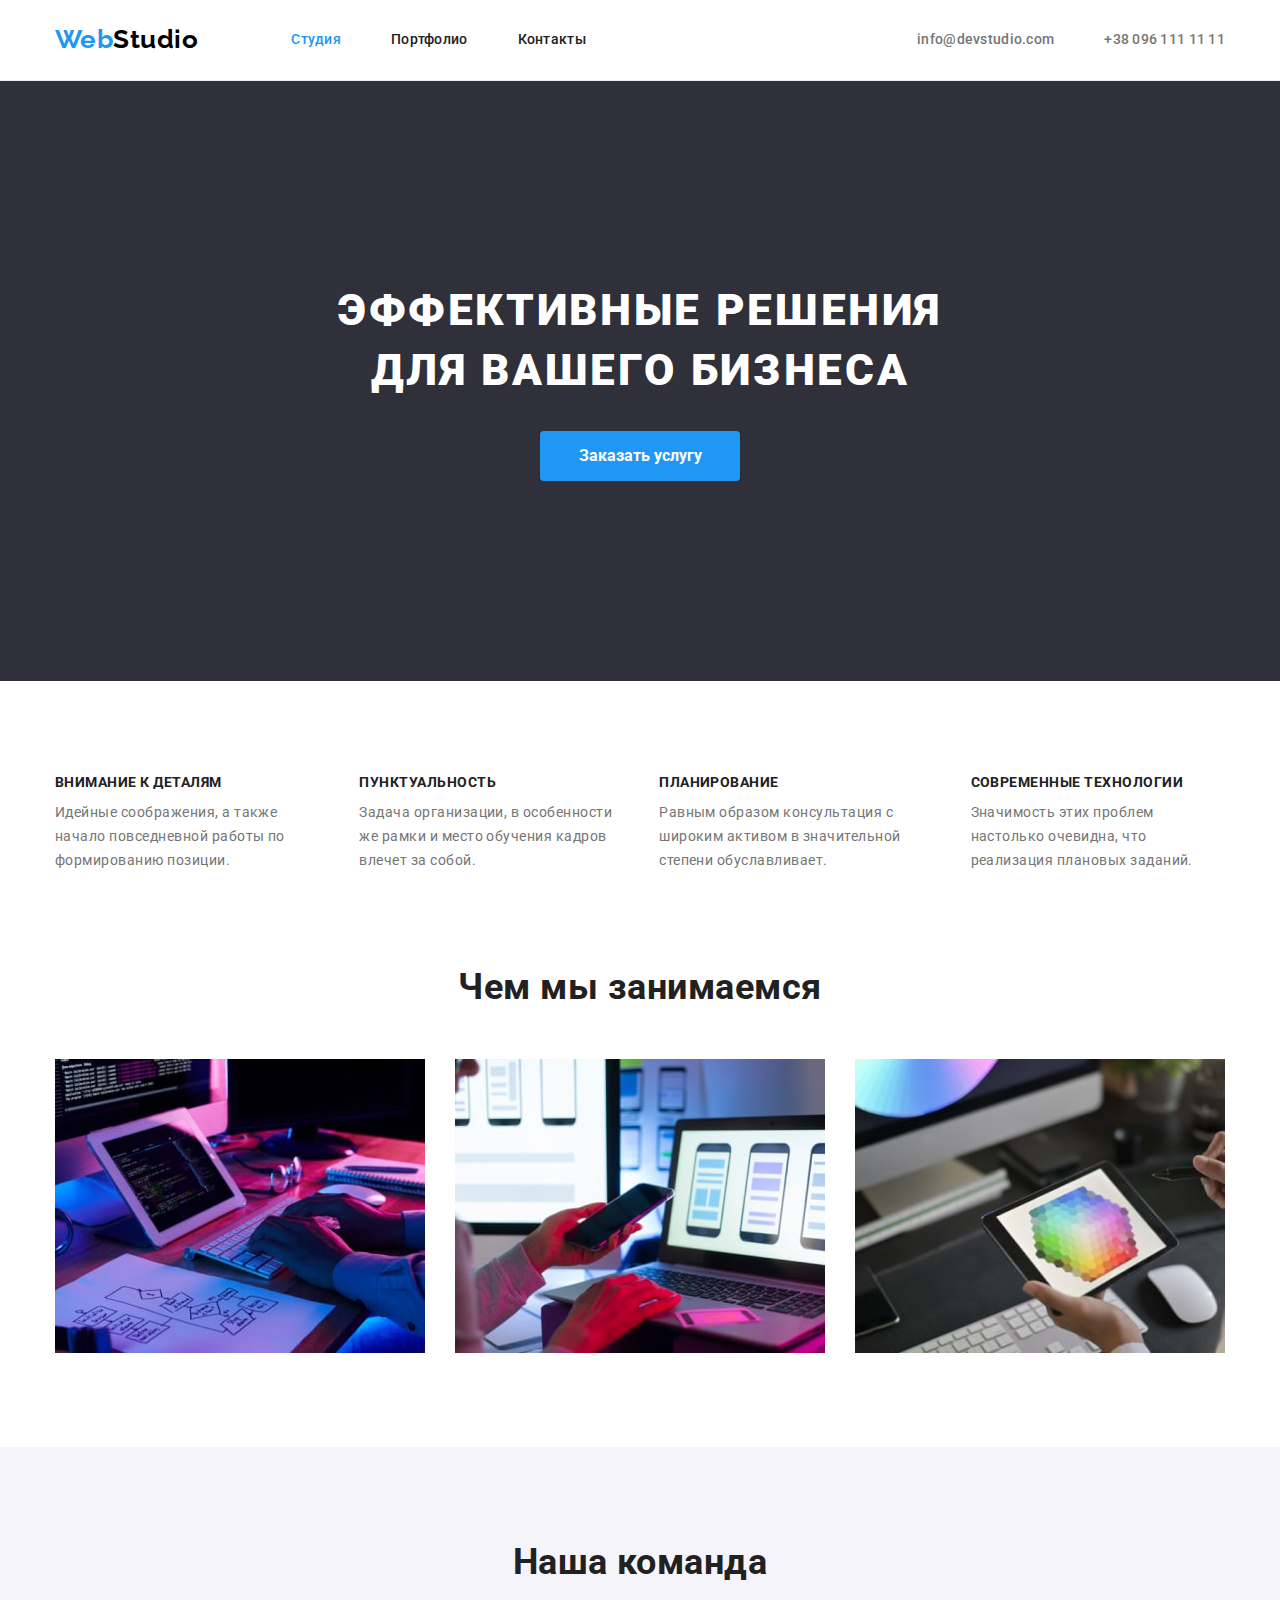
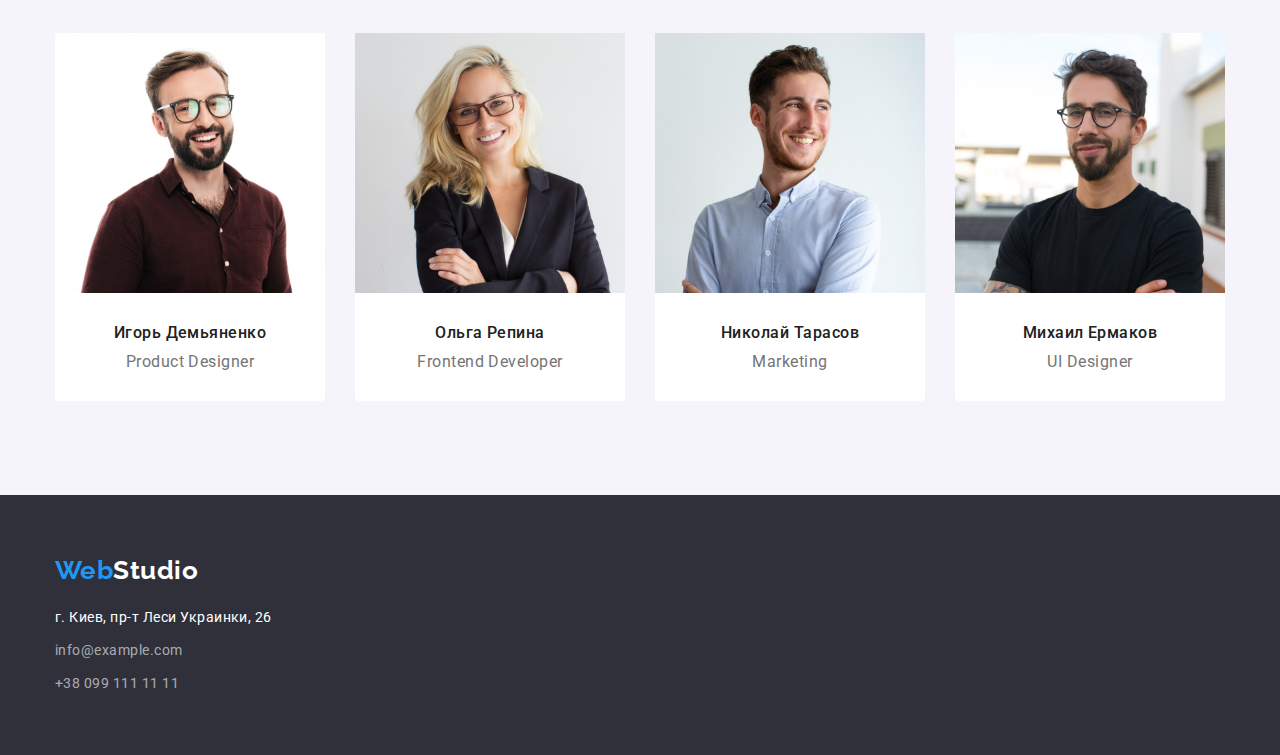
<file: index.html>
<!DOCTYPE html>
<html lang="ru">
  <head>
    <meta charset="UTF-8" />
    <meta http-equiv="X-UA-Compatible" content="IE=edge" />
    <meta name="viewport" content="width=device-width, initial-scale=1.0" />
    <title>Document</title>
    <link rel="preconnect" href="https://fonts.googleapis.com" />
    <link rel="preconnect" href="https://fonts.gstatic.com" crossorigin />
    <link
      href="https://fonts.googleapis.com/css2?family=Raleway:wght@700&family=Roboto:wght@400;500;700;900&display=swap"
      rel="stylesheet"
    />
    <link
      rel="stylesheet"
      href="https://cdnjs.cloudflare.com/ajax/libs/modern-normalize/1.1.0/modern-normalize.min.css"
    />
    <link rel="stylesheet" href="./css/styles.css" />
  </head>
  <body>
    <header class="page-header">
      <div class="container nav">
        <nav class="main-nav">
          <a class="header-logo logo link" href="./index.html"
            >Web<span class="logo-primary">Studio</span></a
          >
          <ul class="site-nav list">
            <li class="list-item">
              <a class="link current" href="./index.html">Студия</a>
            </li>
            <li class="list-item">
              <a class="link" href="./portfolio.html">Портфолио</a>
            </li>
            <li class="list-item">
              <a class="link" href="">Контакты</a>
            </li>
          </ul>
        </nav>
        <ul class="site-nav list">
          <li class="list-item">
            <a class="link contacts-details" href="mailto:info@devstudio.com">info@devstudio.com</a>
          </li>
          <li class="list-item">
            <a class="link contacts-details" href="tel:+380961111111">+38 096 111 11 11</a>
          </li>
        </ul>
      </div>
    </header>
    <main>
      <!-- Герой -->
      <section class="hero">
        <div class="container">
          <h1 class="hero-title">Эффективные решения для вашего бизнеса</h1>
          <button class="button-primary" type="button">Заказать услугу</button>
        </div>
      </section>

      <!-- Особливості -->

      <section class="section">
        <div class="container">
          <h2 class="visually-hidden">Особенности</h2>
          <ul class="feature-list list">
            <li class="section-card">
              <h3 class="title">Внимание к деталям</h3>
              <p class="text">
                Идейные соображения, а также начало повседневной работы по формированию позиции.
              </p>
            </li>
            <li class="section-card">
              <h3 class="title">Пунктуальность</h3>
              <p class="text">
                Задача организации, в особенности же рамки и место обучения кадров влечет за собой.
              </p>
            </li>
            <li class="section-card">
              <h3 class="title">Планирование</h3>
              <p class="text">
                Равным образом консультация с широким активом в значительной степени обуславливает.
              </p>
            </li>
            <li class="section-card">
              <h3 class="title">Современные технологии</h3>
              <p class="text">
                Значимость этих проблем настолько очевидна, что реализация плановых заданий.
              </p>
            </li>
          </ul>
        </div>
      </section>
      <!-- Чим ми займаємося -->
      <section class="section">
        <div class="container">
          <h2 class="section-title">Чем мы занимаемся</h2>
          <ul class="work-list list">
            <li class="section-card">
              <img src="./images/box1.jpg" alt="разработка программного обеспечения" width="370" />
            </li>
            <li class="section-card">
              <img src="./images/box2.jpg" alt="разработка мобильных приложений" width="370" />
            </li>
            <li class="section-card">
              <img src="./images/box3.jpg" alt="дизайн вебсайтов" width="370" />
            </li>
          </ul>
        </div>
      </section>
      <!-- Наша команда -->
      <section class="section team-section">
        <div class="container">
          <h2 class="section-title">Наша команда</h2>
          <ul class="team-list list card">
            <li class="section-card card-set">
              <img src="./images/img1.jpg" alt="фото дизайнера" width="270" />
              <h3 class="title">Игорь Демьяненко</h3>
              <p class="text" lang="en">Product Designer</p>
            </li>
            <li class="section-card card-set">
              <img src="./images/img2.jpg" alt="фото фронтенд-разработчика" width="270" />
              <h3 class="title">Ольга Репина</h3>
              <p class="text" lang="en">Frontend Developer</p>
            </li>
            <li class="section-card card-set">
              <img src="./images/img3.jpg" alt="фото маркетолога" width="270" />
              <h3 class="title">Николай Тарасов</h3>
              <p class="text" lang="en">Marketing</p>
            </li>
            <li class="section-card card-set">
              <img
                src="./images/img4.jpg"
                alt="фото дизайнера пользовательского интерфейса"
                width="270"
              />
              <h3 class="title">Михаил Ермаков</h3>
              <p class="text" lang="en">UI Designer</p>
            </li>
          </ul>
        </div>
      </section>
    </main>
    <footer class="contacts">
      <div class="container">
        <a class="logo link" href="./index.html">Web<span class="logo-secondary">Studio</span></a>
        <address class="contacts-list">
          <ul class="list">
            <li class="list-item">
              <a class="address-link link" href="">г. Киев, пр-т Леси Украинки, 26</a>
            </li>
            <li class="list-item">
              <a class="contacts-details link" href="mailto:info@example.com">info@example.com</a>
            </li>
            <li class="list-item">
              <a class="contacts-details link" href="tel:+380991111111">+38 099 111 11 11</a>
            </li>
          </ul>
        </address>
      </div>
    </footer>
  </body>
</html>
</file>
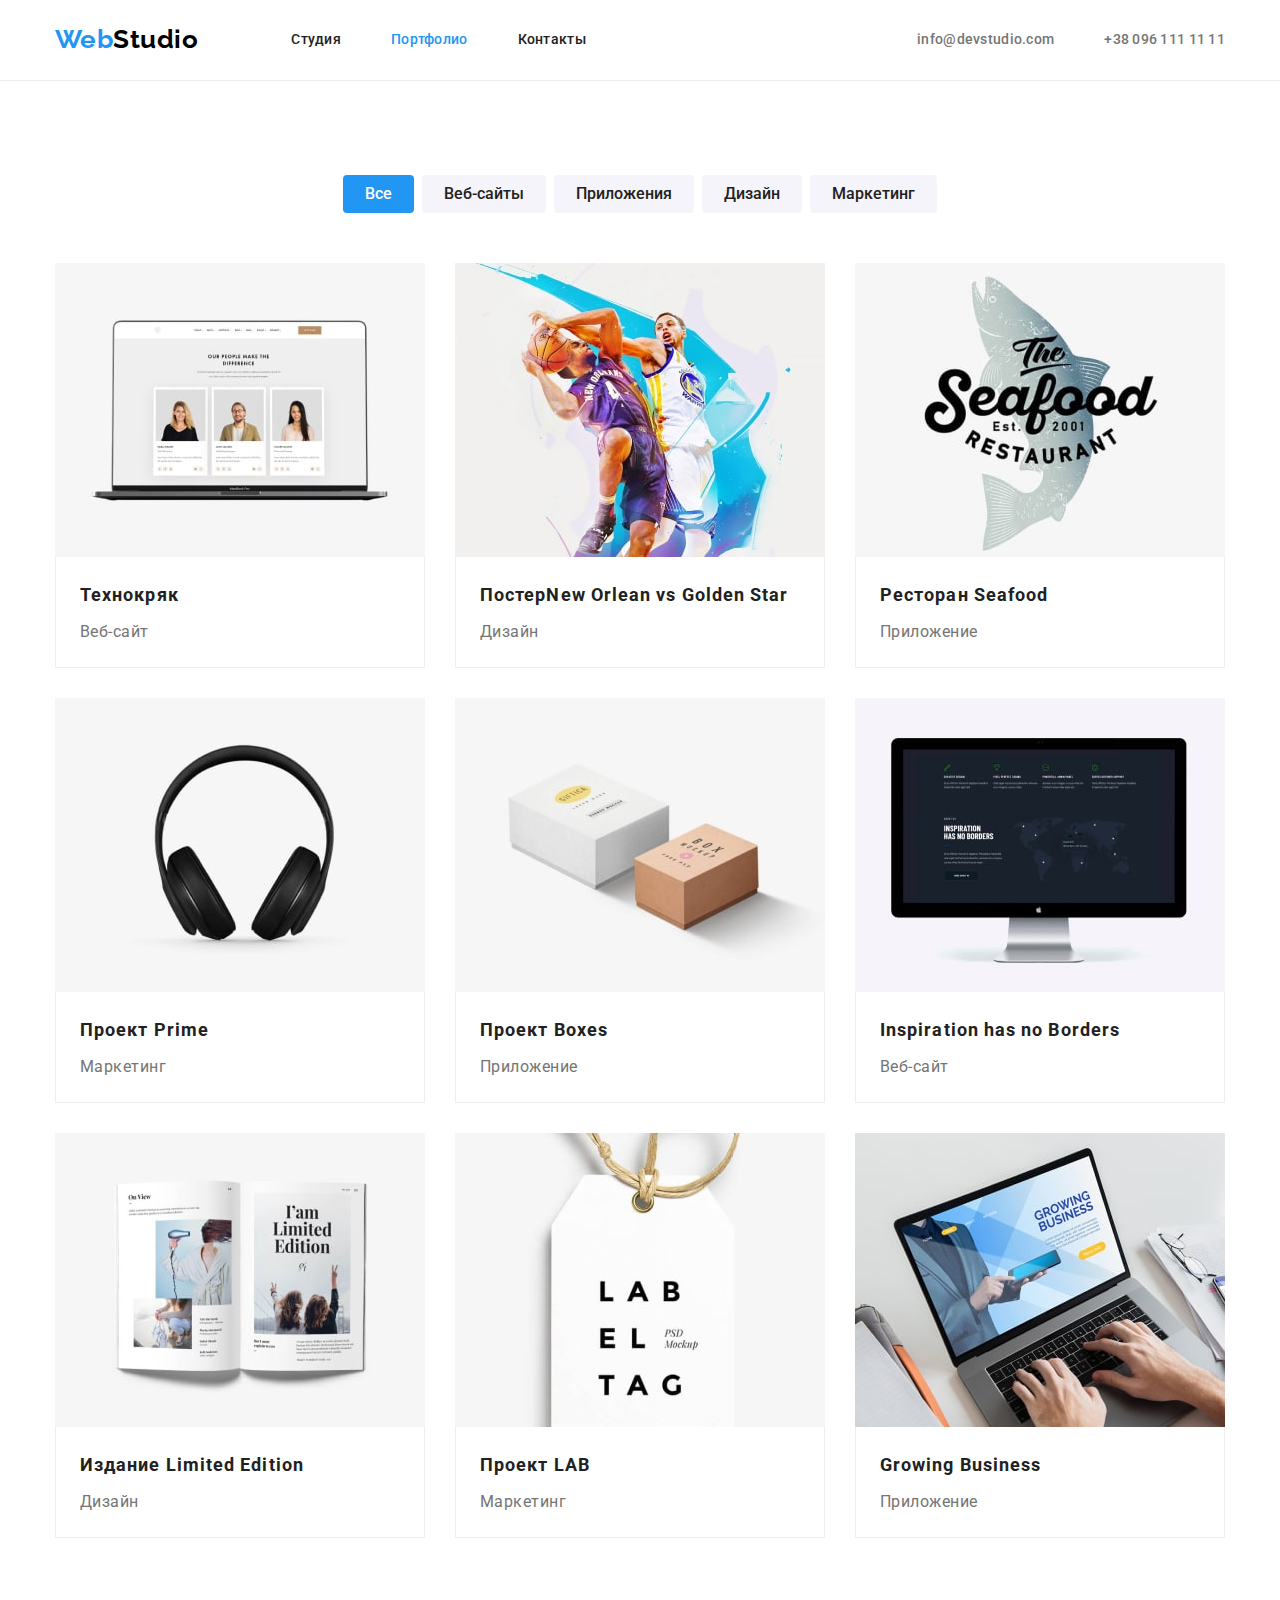
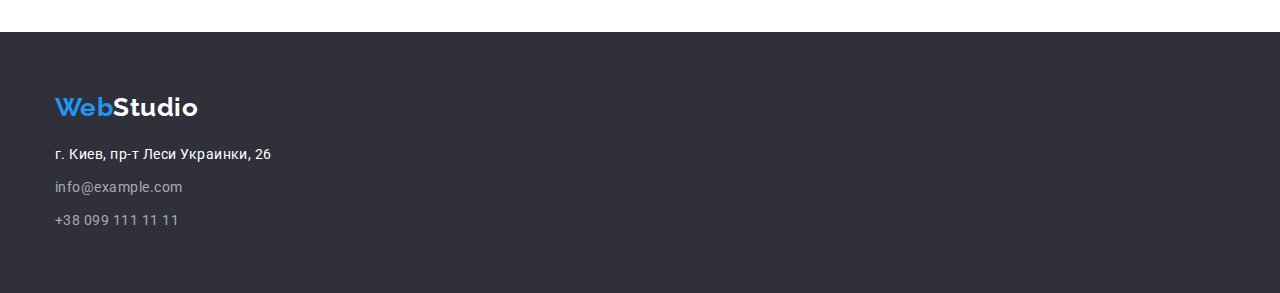
<file: portfolio.html>
<!DOCTYPE html>
<html lang="ru">
  <head>
    <meta charset="UTF-8" />
    <meta http-equiv="X-UA-Compatible" content="IE=edge" />
    <meta name="viewport" content="width=device-width, initial-scale=1.0" />
    <title>Document</title>
    <link rel="preconnect" href="https://fonts.googleapis.com" />
    <link rel="preconnect" href="https://fonts.gstatic.com" crossorigin />
    <link
      href="https://fonts.googleapis.com/css2?family=Raleway:wght@700&family=Roboto:wght@400;500;700;900&display=swap"
      rel="stylesheet"
    />
    <link
      rel="stylesheet"
      href="https://cdnjs.cloudflare.com/ajax/libs/modern-normalize/1.1.0/modern-normalize.min.css"
    />
    <link rel="stylesheet" href="./css/styles.css" />
  </head>
  <body>
    <header class="page-header">
      <div class="container nav">
        <nav class="main-nav">
          <a class="header-logo logo link" href="./index.html"
            >Web<span class="logo-primary">Studio</span></a
          >
          <ul class="site-nav list">
            <li class="list-item">
              <a class="link" href="./index.html">Студия</a>
            </li>
            <li class="list-item">
              <a class="link current" href="./portfolio.html">Портфолио</a>
            </li>
            <li class="list-item">
              <a class="link" href="">Контакты</a>
            </li>
          </ul>
        </nav>
        <ul class="site-nav list">
          <li class="list-item">
            <a class="link contacts-details" href="mailto:info@devstudio.com">info@devstudio.com</a>
          </li>
          <li class="list-item">
            <a class="link contacts-details" href="tel:+380961111111">+38 096 111 11 11</a>
          </li>
        </ul>
      </div>
    </header>
    <main>
      <section class="section">
        <div class="container">
          <h1 class="visually-hidden">Примеры работ</h1>
          <ul class="list section-btn">
            <li class="list-btn">
              <button class="button current-button" type="button">Все</button>
            </li>
            <li class="list-btn">
              <button class="button" type="button">Веб-сайты</button>
            </li>
            <li class="list-btn">
              <button class="button" type="button">Приложения</button>
            </li>
            <li class="list-btn">
              <button class="button" type="button">Дизайн</button>
            </li>
            <li class="list-btn">
              <button class="button" type="button">Маркетинг</button>
            </li>
          </ul>
          <ul class="exemples list card">
            <li class="card-set">
              <a class="link" href="">
                <img src="./images/web-site1.jpg" alt="Пример веб сайту" width="370" />
                <div class="exemples-content">
                  <h3 class="title">Технокряк</h3>
                  <p class="text">Веб-сайт</p>
                </div>
              </a>
            </li>
            <li class="card-set">
              <a class="link" href="">
                <img src="./images/design1.jpg" alt="Пример дизайну" width="370" />
                <div class="exemples-content">
                  <h3 class="title">Постер<span lang="en">New Orlean vs Golden Star</span></h3>
                  <p class="text">Дизайн</p>
                </div>
              </a>
            </li>
            <li class="card-set">
              <a class="link" href="">
                <img src="./images/application1.jpg" alt="Пример приложения" width="370" />
                <div class="exemples-content">
                  <h3 class="title">Ресторан <span lang="en"></span>Seafood</h3>
                  <p class="text">Приложение</p>
                </div>
              </a>
            </li>
            <li class="card-set">
              <a class="link" href="">
                <img src="./images/marketing1.jpg" alt="Пример работы для маркетинга" width="370" />
                <div class="exemples-content">
                  <h3 class="title">Проект <span lang="en">Prime</span></h3>
                  <p class="text">Маркетинг</p>
                </div>
              </a>
            </li>
            <li class="card-set">
              <a class="link" href="">
                <img src="./images/application2.jpg" alt="Пример приложения" width="370" />
                <div class="exemples-content">
                  <h3 class="title">Проект <span lang="en">Boxes</span></h3>
                  <p class="text">Приложение</p>
                </div>
              </a>
            </li>
            <li class="card-set">
              <a class="link" href="">
                <img src="./images/web-site2.jpg" alt="Пример веб сайту" width="370" />
                <div class="exemples-content">
                  <h3 lang="en" class="title">Inspiration has no Borders</h3>
                  <p class="text">Веб-сайт</p>
                </div>
              </a>
            </li>
            <li class="card-set">
              <a class="link" href="">
                <img src="./images/design2.jpg" alt="Пример дизайну" width="370" />
                <div class="exemples-content">
                  <h3 class="title">Издание <span lang="en">Limited Edition</span></h3>
                  <p class="text">Дизайн</p>
                </div>
              </a>
            </li>
            <li class="card-set">
              <a class="link" href="">
                <img src="./images/marketing2.jpg" alt="Пример работы для маркетинга" width="370" />
                <div class="exemples-content">
                  <h3 class="title">Проект <span lang="en">LAB</span></h3>
                  <p class="text">Маркетинг</p>
                </div>
              </a>
            </li>
            <li class="card-set">
              <a class="link" href="">
                <img src="./images/application3.jpg" alt="Пример приложения" width="370" />
                <div class="exemples-content">
                  <h3 class="title" lang="en">Growing Business</h3>
                  <p class="text">Приложение</p>
                </div>
              </a>
            </li>
          </ul>
        </div>
      </section>
    </main>
    <footer class="contacts">
      <div class="container">
        <a class="logo link" href="./index.html">Web<span class="logo-secondary">Studio</span></a>
        <address class="contacts-list">
          <ul class="list">
            <li class="list-item">
              <a class="address-link link" href="">г. Киев, пр-т Леси Украинки, 26</a>
            </li>
            <li class="list-item">
              <a class="contacts-details link" href="mailto:info@example.com">info@example.com</a>
            </li>
            <li class="list-item">
              <a class="contacts-details link" href="tel:+380991111111">+38 099 111 11 11</a>
            </li>
          </ul>
        </address>
      </div>
    </footer>
  </body>
</html>
</file>
<file: css/styles.css>
:root {
  --primary-text-color: #757575;
  --first-logo-color: #000000;
  --title-text-color: #212121;
  --accent-color: #2196f3;
  --title-bg-color: #2f303a;
  --primary-bg-color: #f5f4fa;
  --primary-white-color: #ffffff;
  --contacts-color: rgba(255, 255, 255, 0.6);
  --border-color: #eeeeee;
  --container-color: #ececec;
  --item: 3;
  --indent: 30px;
}
body {
  color: var(--primary-text-color);

  font-family: Roboto, sans-serif;
  letter-spacing: 0.03em;
}
img {
  display: block;
  max-width: 100%;
  height: auto;
}
/* common styles */

.container {
  width: 1200px;
  margin: 0 auto;
  padding: 0 15px;
}
h1,
h2,
h3,
p {
  margin: 0;
}

.list {
  margin: 0;
  padding: 0;
  list-style: none;
}
.link {
  text-decoration: none;
}
.visually-hidden {
  position: absolute;
  white-space: nowrap;
  width: 1px;
  height: 1px;
  overflow: hidden;
  border: 0;
  padding: 0;
  clip: rect(0 0 0 0);
  clip-path: inset(50%);
  margin: -1px;
}
.card {
  display: flex;
  flex-wrap: wrap;
  margin: calc(-1 * var(--indent) / 2);
}
.card-set {
  flex-basis: calc((100% - var(--indent) * var(--item)) / var(--item));
  margin: calc(var(--indent) / 2);
}
/* index.html */

.page-header {
  border-bottom: 1px solid var(--container-color);
}
.nav {
  display: flex;
  align-items: center;
}
.nav > .site-nav {
  margin-left: auto;
}
.main-nav {
  display: flex;
  align-items: center;
}
.logo {
  color: var(--accent-color);

  font-family: 'Raleway';
  font-weight: 700;
  font-size: 26px;
  line-height: 1.19;
}
.header-logo {
  margin-right: 93px;
  padding-top: 24px;
  padding-bottom: 25px;
}
.logo-primary {
  color: var(--first-logo-color);
}
.site-nav.list {
  display: flex;
}
.site-nav .list-item:not(:last-child) {
  margin-right: 50px;
}
.site-nav .link {
  display: block;
  padding-top: 32px;
  padding-bottom: 32px;

  color: var(--title-text-color);

  font-weight: 500;
  font-size: 14px;
  line-height: 1.14;
  letter-spacing: 0.02em;
}
.site-nav .contacts-details {
  color: var(--primary-text-color);
}
.site-nav .link:hover,
.site-nav .link:focus {
  color: var(--accent-color);
}
.site-nav .link.current {
  color: var(--accent-color);
}

/* Hero */

.hero {
  padding-top: 200px;
  padding-bottom: 200px;

  background-color: var(--title-bg-color);
}
.hero-title {
  max-width: 696px;
  margin: 0 auto 30px;

  color: var(--primary-white-color);

  font-weight: 900;
  font-size: 44px;
  line-height: 1.36;
  letter-spacing: 0.06em;
  text-transform: uppercase;
  text-align: center;
}
.button-primary {
  display: block;
  margin: 0 auto;

  border-radius: 4px;
  border: none;
  min-width: 200px;
  padding: 10px 32px;

  color: var(--primary-white-color);
  background-color: var(--accent-color);

  font-family: inherit;
  font-weight: 700;
  font-size: 16px;
  line-height: 1.88;
  cursor: pointer;
}
.button-primary:hover,
.button-primary:focus {
  color: var(--contacts-color);
}

/* Features */

.feature-list.list {
  display: flex;
}
.feature-list > .section-card:not(:last-child) {
  margin-right: 30px;
}
.feature-list .title {
  margin-bottom: 10px;

  color: var(--title-text-color);

  font-size: 14px;
  line-height: 1.14;
  text-transform: uppercase;
}
.feature-list .text {
  font-size: 14px;
  line-height: 1.71;
}

/* Section */

.section {
  padding-top: 94px;
  padding-bottom: 94px;
}
.section:nth-of-type(3n) {
  padding-top: 0;
}
.work-list > .section-card:not(:last-child) {
  margin-right: 30px;
}
.section-title {
  margin-bottom: 50px;

  color: var(--title-text-color);

  font-size: 36px;
  line-height: 1.17;
  text-align: center;
}
.work-list {
  display: flex;
}

/* Our Team */

.team-section {
  background-color: var(--primary-bg-color);
}
.team-list {
  --item: 4;
}
.team-list .section-card {
  border-radius: 0px 0px 4px 4px;

  background-color: var(--primary-white-color);

  text-align: center;
}
.team-list .title {
  margin-top: 30px;
  margin-bottom: 10px;

  color: var(--title-text-color);

  font-weight: 500;
  font-size: 16px;
  line-height: 1.19;
}
.team-list .text {
  padding-bottom: 30px;

  font-size: 16px;
  line-height: 1.19;
}

/* Contacts */

.contacts {
  padding-top: 60px;
  padding-bottom: 60px;
  background-color: var(--title-bg-color);
}

.logo-secondary {
  color: var(--primary-white-color);
}

.contacts-list {
  margin-top: 20px;
}
.contacts-list .list-item:not(:last-child) {
  margin-bottom: 9px;
}
.contacts .address-link {
  color: var(--primary-white-color);

  font-style: normal;
  font-size: 14px;
  line-height: 1.71;
}

.contacts .contacts-details {
  color: var(--contacts-color);
  font-style: normal;
  font-size: 14px;
  line-height: 1.71;
}

.contacts .contacts-details:hover,
.contacts .address-link:hover,
.contacts .contacts-details:focus,
.contacts .address-link:focus {
  color: var(--accent-color);
}

/* Portfolio */

/* Buttons */
.section-btn {
  display: flex;
  margin-right: auto;
  margin-left: auto;
  margin-bottom: 50px;
}
.section-btn > .list-btn:not(:last-child) {
  margin-right: 8px;
}
.section-btn > .list-btn:first-child {
  margin-left: auto;
}
.section-btn > .list-btn:last-child {
  margin-right: auto;
}
.button {
  border-radius: 4px;
  border: none;
  padding: 6px 22px;

  color: var(--title-text-color);
  background-color: var(--primary-bg-color);

  font-family: inherit;
  font-weight: 500;
  font-size: 16px;
  line-height: 1.63;
  text-align: center;
  cursor: pointer;
}
.button:hover,
.button:focus {
  color: var(--primary-white-color);
  background-color: var(--accent-color);
}
.current-button {
  background-color: var(--accent-color);
  color: var(--primary-white-color);
}
/* Exemples */

.exemples-content {
  padding: 20px 24px;

  border: 1px solid var(--border-color);
  border-top: none;
}
.exemples .title {
  margin-bottom: 4px;

  color: var(--title-text-color);

  font-size: 18px;
  line-height: 2;
  letter-spacing: 0.06em;
}
.exemples .title:hover,
.exemples .text:hover {
  color: var(--accent-color);
}
.exemples .text {
  color: var(--primary-text-color);

  font-size: 16px;
  line-height: 1.88;
}
</file>
